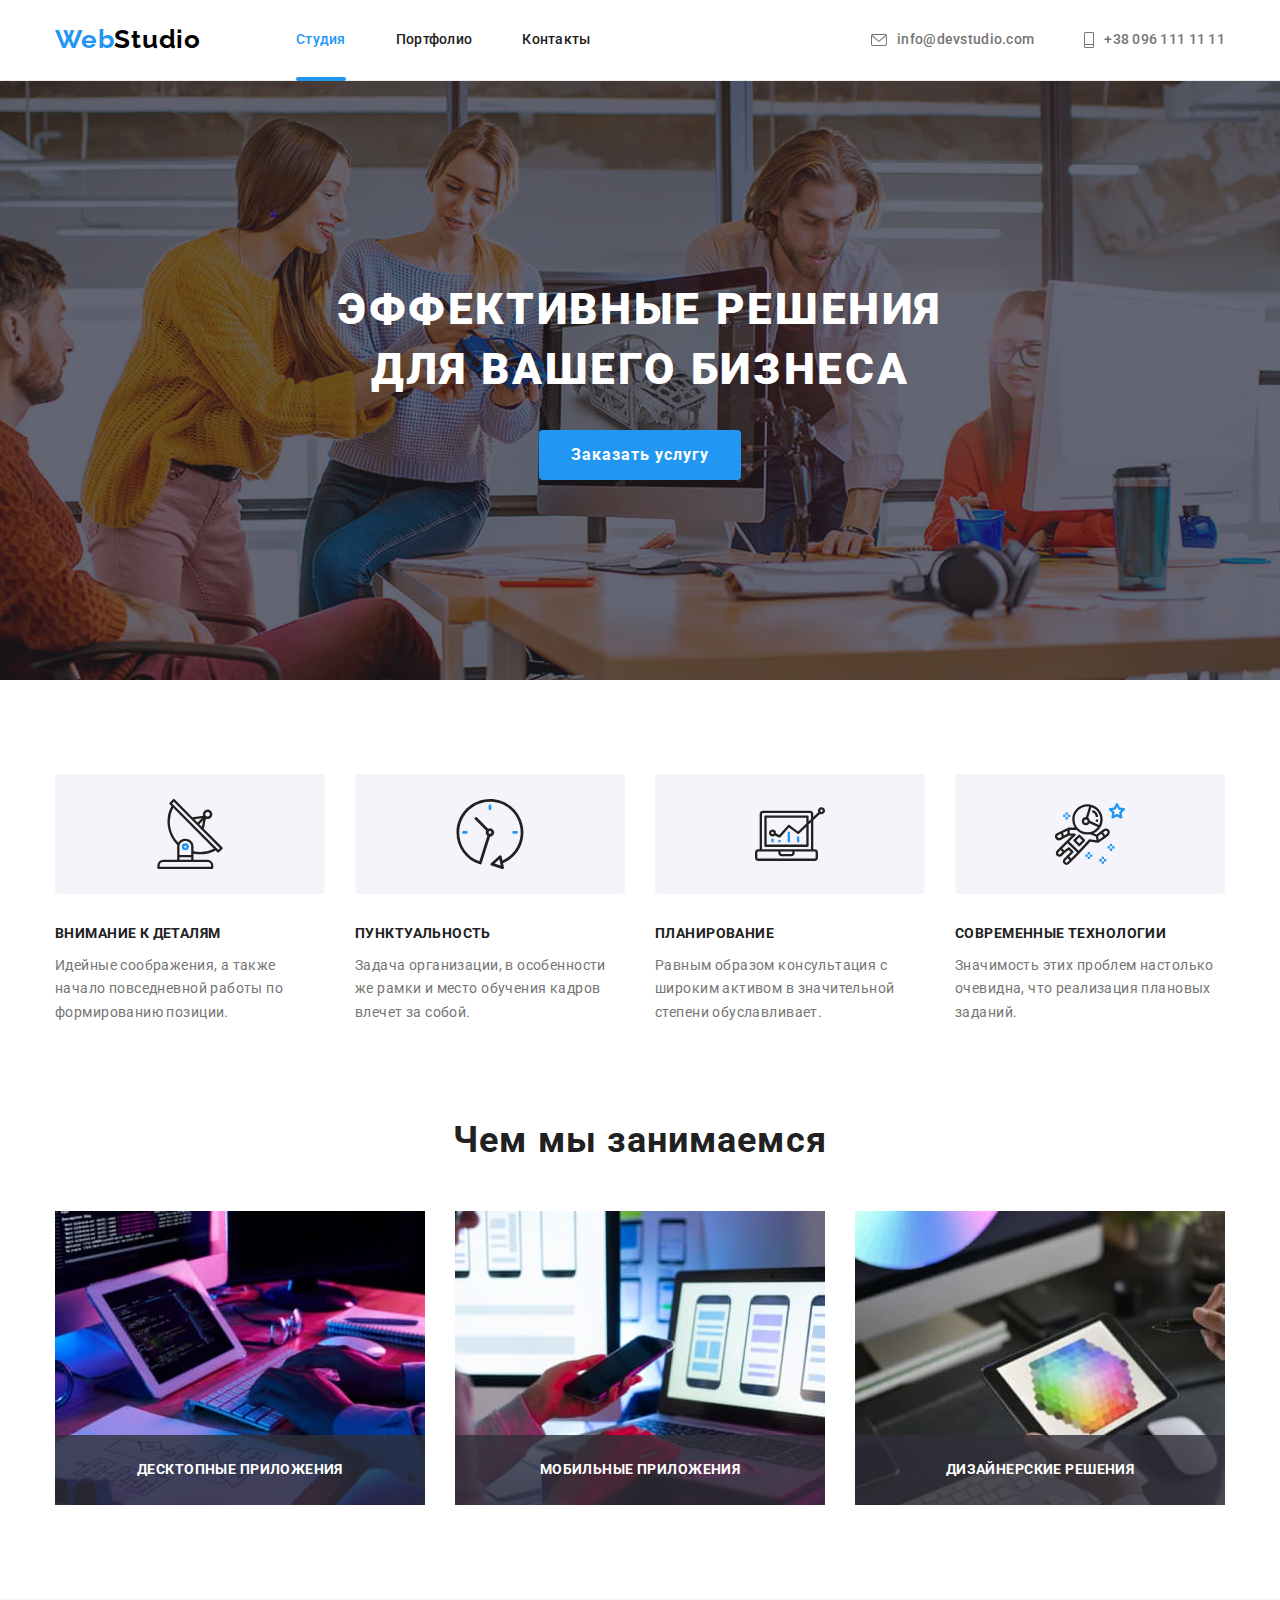
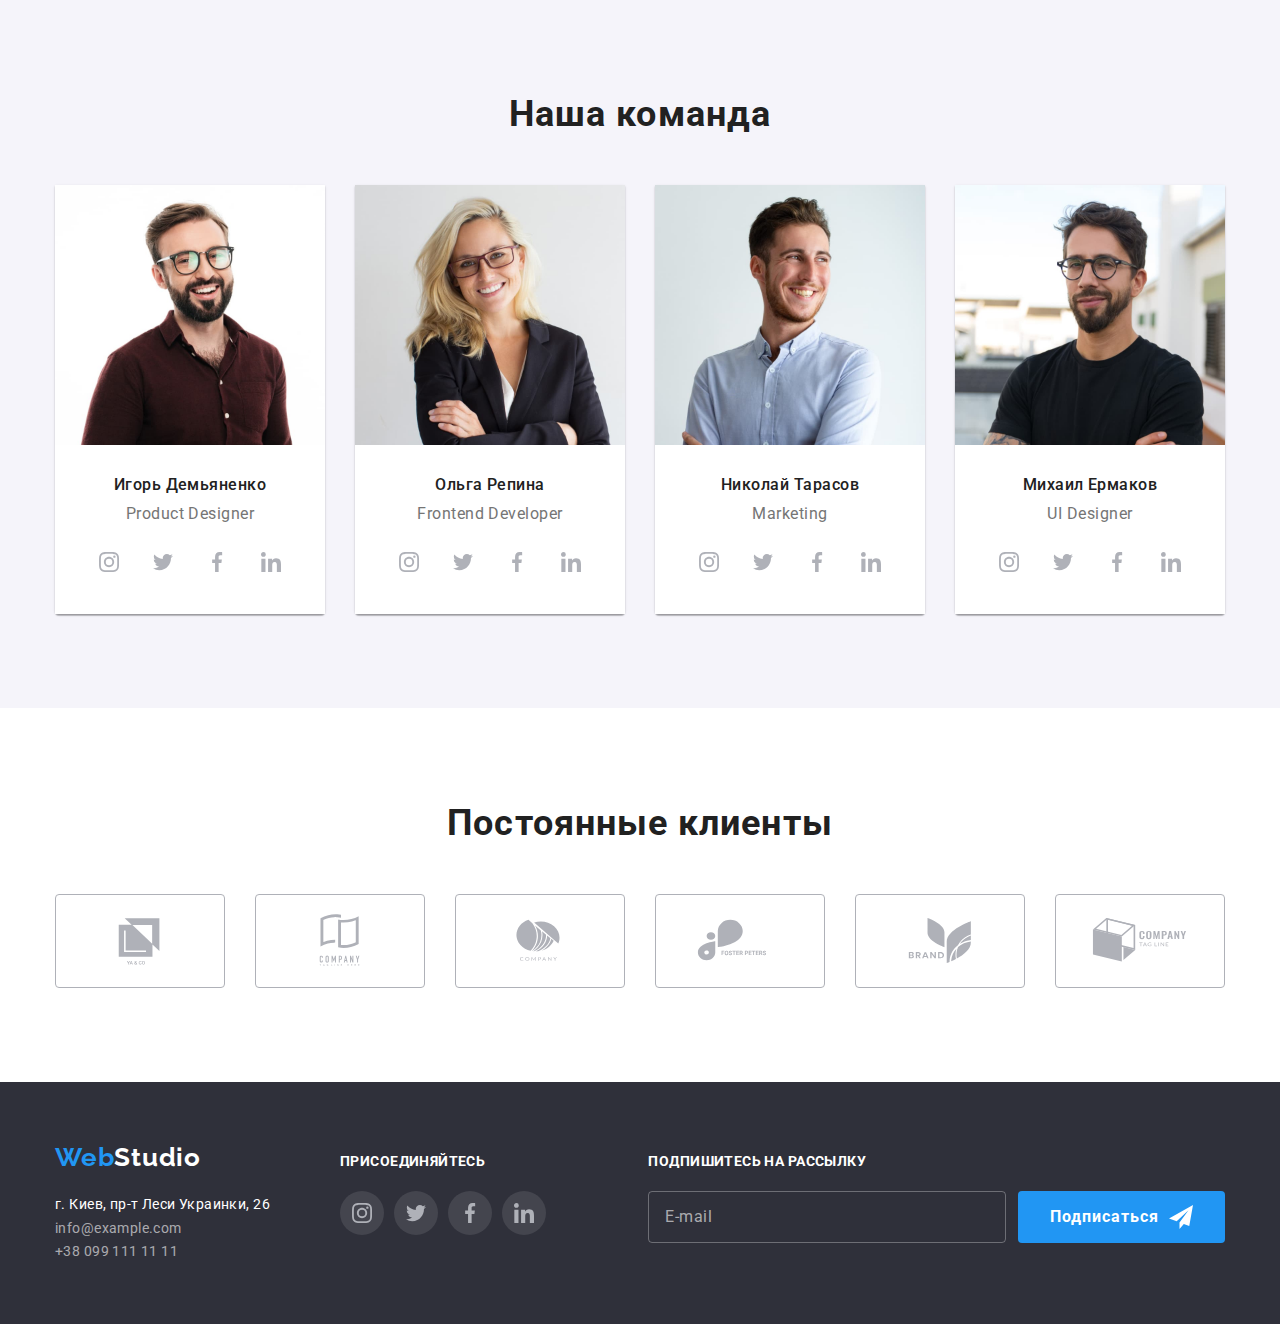
<file: index.html>
<!DOCTYPE html>
<html lang="ru">
  <head>
    <meta charset="UTF-8" />
    <meta http-equiv="X-UA-Compatible" content="IE=edge" />
    <meta name="viewport" content="width=device-width, initial-scale=1.0" />
    <link rel="preconnect" href="https://fonts.googleapis.com" />
    <link rel="preconnect" href="https://fonts.gstatic.com" crossorigin />
    <link
      href="https://fonts.googleapis.com/css2?family=Raleway:wght@700&family=Roboto:wght@400;500;700;900&display=swap"
      rel="stylesheet"
    />
    <link
      rel="stylesheet"
      href="https://cdnjs.cloudflare.com/ajax/libs/modern-normalize/1.1.0/modern-normalize.min.css"
    />
    <link rel="stylesheet" href="./css/main.min.css" />
    <title>WebStudio</title>
  </head>
  <body>
    <!-- Хедер -->
    <header class="header">
      <div class="header__container container">
        <!-- Головне меню -->
        <nav class="header__navigation">
          <!-- Логотип хедера -->
          <a href="index.html" class="logo logo__header" lang="en">
            Web<span class="logo__dark">Studio</span>
          </a>
          <!-- Навігація по сайту -->
          <ul class="site-nav">
            <li class="site-nav__item">
              <a class="site-nav__link site-nav__link--current" href="./index.html">Студия</a>
            </li>
            <li class="site-nav__item">
              <a class="site-nav__link" href="portfolio.html">Портфолио</a>
            </li>
            <li class="site-nav__item">
              <a class="site-nav__link" href="">Контакты</a>
            </li>
          </ul>
        </nav>
        <!-- Контакти хедера -->
        <ul class="header-contacts">
          <li class="header-contacts__item">
            <a class="header-contacts__link" href="mailto:info@devstudio.com">
              <svg class="header-contacts__icon" width="16" height="12">
                <use href="./images/icons/sprite.svg#icon-envelope"></use>
              </svg>
              info@devstudio.com
            </a>
          </li>
          <li class="header-contacts__item">
            <a class="header-contacts__link link" href="tel:+380961111111">
              <svg class="header-contacts__icon" width="10" height="16">
                <use href="./images/icons/sprite.svg#icon-smartphone"></use>
              </svg>
              +38 096 111 11 11
            </a>
          </li>
        </ul>
      </div>
    </header>

    <!-- Основний контент сторінки -->
    <main>
      <!-- Секція Герой -->
      <section class="hero">
        <div class="container">
          <h1 class="hero__title">Эффективные решения <br />для вашего бизнеса</h1>
          <button class="button button--hero" type="button" data-modal-open>Заказать услугу</button>
        </div>
      </section>

      <!-- Секція Переваги -->
      <section class="section">
        <div class="container">
          <!-- Прихований заголовок секції -->
          <h2 class="visually-hidden">Про нас</h2>
          <ul class="benefits">
            <li class="benefits__item">
              <div class="benefits__box">
                <svg class="benefits__icon" width="70" height="70">
                  <use href="./images/icons/sprite.svg#icon-antenna"></use>
                </svg>
              </div>
              <h3 class="benefits__title">Внимание к деталям</h3>
              <p class="benefits__description">
                Идейные соображения, а также начало повседневной работы по формированию позиции.
              </p>
            </li>
            <li class="benefits__item">
              <div class="benefits__box">
                <svg class="benefits__icon" width="70" height="70">
                  <use href="./images/icons/sprite.svg#icon-clock"></use>
                </svg>
              </div>
              <h3 class="benefits__title">Пунктуальность</h3>
              <p class="benefits__description">
                Задача организации, в особенности же рамки и место обучения кадров влечет за собой.
              </p>
            </li>
            <li class="benefits__item">
              <div class="benefits__box">
                <svg class="benefits__icon" width="70" height="70">
                  <use href="./images/icons/sprite.svg#icon-diagram"></use>
                </svg>
              </div>
              <h3 class="benefits__title">Планирование</h3>
              <p class="benefits__description">
                Равным образом консультация с широким активом в значительной степени обуславливает.
              </p>
            </li>
            <li class="benefits__item">
              <div class="benefits__box">
                <svg class="benefits__icon" width="70" height="70">
                  <use href="./images/icons/sprite.svg#icon-astronaut"></use>
                </svg>
              </div>
              <h3 class="benefits__title">Современные технологии</h3>
              <p class="benefits__description">
                Значимость этих проблем настолько очевидна, что реализация плановых заданий.
              </p>
            </li>
          </ul>
        </div>
      </section>

      <!-- Секція Робота -->
      <section class="section section--no-padding-top">
        <div class="container">
          <h2 class="section__title">Чем мы занимаемся</h2>
          <ul class="work">
            <li class="work__item">
              <div class="work__thumb">
                <a class="work__link" href="">
                  <img
                    class="work__img"
                    src="./images/box/box-1.jpg"
                    alt="Разработка сайтов"
                    width="370"
                  />
                </a>
                <p class="work__description">Десктопные приложения</p>
              </div>
            </li>
            <li class="work__item">
              <div class="work__thumb">
                <a class="work__link" href="">
                  <img class="work__img" src="./images/box/box-2.jpg" alt="Поддержка" width="370" />
                </a>
                <p class="work__description">Мобильные приложения</p>
              </div>
            </li>
            <li class="work__item">
              <div class="work__thumb">
                <a class="work__link" href="">
                  <img class="work__img" src="./images/box/box-3.jpg" alt="Дизайн" width="370" />
                </a>
                <p class="work__description">Дизайнерские решения</p>
              </div>
            </li>
          </ul>
        </div>
      </section>

      <!-- Секція Наша команда -->
      <section class="section section--other-background">
        <div class="container">
          <h2 class="section__title">Наша команда</h2>
          <ul class="team">
            <li class="team__item">
              <img
                class="team__img"
                src="./images/team/team-card-1.jpg"
                alt="Product Designer"
                width="270"
              />
              <div class="team__description">
                <h3 class="team__title">Игорь Демьяненко</h3>
                <p class="team__text" lang="en">Product Designer</p>
                <ul class="social">
                  <li class="social__item">
                    <a
                      class="social__link link"
                      href=""
                      target="_blank"
                      rel="noopener noreferrer"
                      aria-label="Иконка Instagram"
                    >
                      <svg class="social__icon" width="20" height="20">
                        <use href="./images/icons/sprite.svg#icon-instagram"></use>
                      </svg>
                    </a>
                  </li>
                  <li class="social__item">
                    <a
                      class="social__link link"
                      href=""
                      target="_blank"
                      rel="noopener noreferrer"
                      aria-label="Иконка Twitter"
                    >
                      <svg class="social__icon" width="20" height="20">
                        <use href="./images/icons/sprite.svg#icon-twitter"></use>
                      </svg>
                    </a>
                  </li>
                  <li class="social__item">
                    <a
                      class="social__link link"
                      href=""
                      target="_blank"
                      rel="noopener noreferrer"
                      aria-label="Иконка Facebook"
                    >
                      <svg class="social__icon" width="20" height="20">
                        <use href="./images/icons/sprite.svg#icon-facebook"></use>
                      </svg>
                    </a>
                  </li>
                  <li class="social__item">
                    <a
                      class="social__link link"
                      href=""
                      target="_blank"
                      rel="noopener noreferrer"
                      aria-label="Иконка Linkedin"
                    >
                      <svg class="social__icon" width="20" height="20">
                        <use href="./images/icons/sprite.svg#icon-linkedin"></use>
                      </svg>
                    </a>
                  </li>
                </ul>
              </div>
            </li>
            <li class="team__item">
              <img
                class="team__img"
                src="./images/team/team-card-2.jpg"
                alt="Frontend Developer"
                width="270"
              />
              <div class="team__description">
                <h3 class="team__title">Ольга Репина</h3>
                <p class="team__text" lang="en">Frontend Developer</p>
                <ul class="social">
                  <li class="social__item">
                    <a
                      class="social__link link"
                      href=""
                      target="_blank"
                      rel="noopener noreferrer"
                      aria-label="Иконка Instagram"
                    >
                      <svg class="social__icon" width="20" height="20">
                        <use href="./images/icons/sprite.svg#icon-instagram"></use>
                      </svg>
                    </a>
                  </li>
                  <li class="social__item">
                    <a
                      class="social__link link"
                      href=""
                      target="_blank"
                      rel="noopener noreferrer"
                      aria-label="Иконка Twitter"
                    >
                      <svg class="social__icon" width="20" height="20">
                        <use href="./images/icons/sprite.svg#icon-twitter"></use>
                      </svg>
                    </a>
                  </li>
                  <li class="social__item">
                    <a
                      class="social__link link"
                      href=""
                      target="_blank"
                      rel="noopener noreferrer"
                      aria-label="Иконка Facebook"
                    >
                      <svg class="social__icon" width="20" height="20">
                        <use href="./images/icons/sprite.svg#icon-facebook"></use>
                      </svg>
                    </a>
                  </li>
                  <li class="social__item">
                    <a
                      class="social__link link"
                      href=""
                      target="_blank"
                      rel="noopener noreferrer"
                      aria-label="Иконка Linkedin"
                    >
                      <svg class="social__icon" width="20" height="20">
                        <use href="./images/icons/sprite.svg#icon-linkedin"></use>
                      </svg>
                    </a>
                  </li>
                </ul>
              </div>
            </li>
            <li class="team__item">
              <img
                class="team__img"
                src="./images/team/team-card-3.jpg"
                alt="Marketing"
                width="270"
              />
              <div class="team__description">
                <h3 class="team__title">Николай Тарасов</h3>
                <p class="team__text" lang="en">Marketing</p>
                <ul class="social">
                  <li class="social__item">
                    <a
                      class="social__link link"
                      href=""
                      target="_blank"
                      rel="noopener noreferrer"
                      aria-label="Иконка Instagram"
                    >
                      <svg class="social__icon" width="20" height="20">
                        <use href="./images/icons/sprite.svg#icon-instagram"></use>
                      </svg>
                    </a>
                  </li>
                  <li class="social__item">
                    <a
                      class="social__link link"
                      href=""
                      target="_blank"
                      rel="noopener noreferrer"
                      aria-label="Иконка Twitter"
                    >
                      <svg class="social__icon" width="20" height="20">
                        <use href="./images/icons/sprite.svg#icon-twitter"></use>
                      </svg>
                    </a>
                  </li>
                  <li class="social__item">
                    <a
                      class="social__link link"
                      href=""
                      target="_blank"
                      rel="noopener noreferrer"
                      aria-label="Иконка Facebook"
                    >
                      <svg class="social__icon" width="20" height="20">
                        <use href="./images/icons/sprite.svg#icon-facebook"></use>
                      </svg>
                    </a>
                  </li>
                  <li class="social__item">
                    <a
                      class="social__link link"
                      href=""
                      target="_blank"
                      rel="noopener noreferrer"
                      aria-label="Иконка Linkedin"
                    >
                      <svg class="social__icon" width="20" height="20">
                        <use href="./images/icons/sprite.svg#icon-linkedin"></use>
                      </svg>
                    </a>
                  </li>
                </ul>
              </div>
            </li>
            <li class="team__item">
              <img
                class="team__img"
                src="./images/team/team-card-4.jpg"
                alt="UI Designer"
                width="270"
              />
              <div class="team__description">
                <h3 class="team__title">Михаил Ермаков</h3>
                <p class="team__text" lang="en">UI Designer</p>
                <ul class="social">
                  <li class="social__item">
                    <a
                      class="social__link link"
                      href=""
                      target="_blank"
                      rel="noopener noreferrer"
                      aria-label="Иконка Instagram"
                    >
                      <svg class="social__icon" width="20" height="20">
                        <use href="./images/icons/sprite.svg#icon-instagram"></use>
                      </svg>
                    </a>
                  </li>
                  <li class="social__item">
                    <a
                      class="social__link link"
                      href=""
                      target="_blank"
                      rel="noopener noreferrer"
                      aria-label="Иконка Twitter"
                    >
                      <svg class="social__icon" width="20" height="20">
                        <use href="./images/icons/sprite.svg#icon-twitter"></use>
                      </svg>
                    </a>
                  </li>
                  <li class="social__item">
                    <a
                      class="social__link link"
                      href=""
                      target="_blank"
                      rel="noopener noreferrer"
                      aria-label="Иконка Facebook"
                    >
                      <svg class="social__icon" width="20" height="20">
                        <use href="./images/icons/sprite.svg#icon-facebook"></use>
                      </svg>
                    </a>
                  </li>
                  <li class="social__item">
                    <a
                      class="social__link link"
                      href=""
                      target="_blank"
                      rel="noopener noreferrer"
                      aria-label="Иконка Linkedin"
                    >
                      <svg class="social__icon" width="20" height="20">
                        <use href="./images/icons/sprite.svg#icon-linkedin"></use>
                      </svg>
                    </a>
                  </li>
                </ul>
              </div>
            </li>
          </ul>
        </div>
      </section>

      <!-- Секція Постійні клієнти -->
      <section class="section">
        <div class="container">
          <h2 class="section__title">Постоянные клиенты</h2>
          <ul class="customers">
            <li class="customers__item">
              <a href="" class="customers__link">
                <svg class="customers__icon" width="106" height="60">
                  <use xlink:href="./images/icons/sprite.svg#icon-client-1"></use>
                </svg>
              </a>
            </li>
            <li class="customers__item">
              <a href="" class="customers__link">
                <svg class="customers__icon" width="106" height="60">
                  <use xlink:href="./images/icons/sprite.svg#icon-client-2"></use>
                </svg>
              </a>
            </li>
            <li class="customers__item">
              <a href="" class="customers__link">
                <svg class="customers__icon" width="106" height="60">
                  <use xlink:href="./images/icons/sprite.svg#icon-client-3"></use>
                </svg>
              </a>
            </li>
            <li class="customers__item">
              <a href="" class="customers__link">
                <svg class="customers__icon" width="106" height="60">
                  <use xlink:href="./images/icons/sprite.svg#icon-client-4"></use>
                </svg>
              </a>
            </li>
            <li class="customers__item">
              <a href="" class="customers__link">
                <svg class="customers__icon" width="106" height="60">
                  <use xlink:href="./images/icons/sprite.svg#icon-client-5"></use>
                </svg>
              </a>
            </li>
            <li class="customers__item">
              <a href="" class="customers__link">
                <svg class="customers__icon" width="106" height="60">
                  <use xlink:href="./images/icons/sprite.svg#icon-client-6"></use>
                </svg>
              </a>
            </li>
          </ul>
        </div>
      </section>
    </main>

    <!--Footer-->
    <footer class="footer">
      <div class="container">
        <div class="footer__box">
          <div class="address-box">
            <a href="index.html" class="logo footer--logo" lang="en">
              Web<span class="logo__light">Studio</span>
            </a>
            <address class="address">
              <ul class="address__list">
                <li class="address__item">
                  <a
                    class="address__link address__link--white link"
                    href="https://goo.gl/maps/Cqgj4mE8dXXuhMne9"
                    target="_blank"
                    rel="noreferrer, noopener"
                    >г. Киев, пр-т Леси Украинки, 26</a
                  >
                </li>
                <li class="address__item">
                  <a class="address__link link" href="mailto:info@example.com">info@example.com</a>
                </li>
                <li class="address__item">
                  <a class="address__link link" href="tel:+380991111111">+38 099 111 11 11</a>
                </li>
              </ul>
            </address>
          </div>
          <div class="join">
            <p class="join__title">Присоединяйтесь</p>
            <ul class="social social--join">
              <li class="social__item">
                <a
                  class="social__link social__link--footer link"
                  href=""
                  target="_blank"
                  rel="noopener noreferrer"
                  aria-label="Иконка Instagram"
                >
                  <svg class="social__icon" width="20" height="20">
                    <use href="./images/icons/sprite.svg#icon-instagram"></use>
                  </svg>
                </a>
              </li>
              <li class="social__item">
                <a
                  class="social__link social__link--footer link"
                  href=""
                  target="_blank"
                  rel="noopener noreferrer"
                  aria-label="Иконка Twitter"
                >
                  <svg class="social__icon" width="20" height="20">
                    <use href="./images/icons/sprite.svg#icon-twitter"></use>
                  </svg>
                </a>
              </li>
              <li class="social__item">
                <a
                  class="social__link social__link--footer link"
                  href=""
                  target="_blank"
                  rel="noopener noreferrer"
                  aria-label="Иконка Facebook"
                >
                  <svg class="social__icon" width="20" height="20">
                    <use href="./images/icons/sprite.svg#icon-facebook"></use>
                  </svg>
                </a>
              </li>
              <li class="social__item">
                <a
                  class="social__link social__link--footer link"
                  href=""
                  target="_blank"
                  rel="noopener noreferrer"
                  aria-label="Иконка Linkedin"
                >
                  <svg class="social__icon" width="20" height="20">
                    <use href="./images/icons/sprite.svg#icon-linkedin"></use>
                  </svg>
                </a>
              </li>
            </ul>
          </div>
          <form class="footer-form">
            <b class="join__title">Подпишитесь на рассылку</b>
            <div class="subscribe">
              <label class="footer-form__label">
                <input name="email" type="email" class="footer-form__input" placeholder="E-mail" />
              </label>
              <button type="submit" class="button">
                Подписаться
                <svg class="submit-icon" width="24" height="24">
                  <use xlink:href="./images/icons/sprite.svg#icon-send"></use>
                </svg>
              </button>
            </div>
          </form>
        </div>
      </div>
    </footer>
    <div class="backdrop is-hidden" data-modal>
      <div class="modal">
        <form class="form">
          <b class="form__title">Оставьте свои данные, мы вам перезвоним</b>
          <div class="form__field">
            <label class="label">
              <span class="label__title">Имя</span>
              <input class="label__input" name="name" type="text" />
              <svg class="label__icon" width="18" height="18">
                <use xlink:href="./images/icons/sprite.svg#icon-person"></use>
              </svg>
            </label>
            <label class="label">
              <span class="label__title">Телефон</span>
              <input class="label__input" name="phone" type="tel" />
              <svg class="label__icon" width="18" height="18">
                <use xlink:href="./images/icons/sprite.svg#icon-phone"></use>
              </svg>
            </label>
            <label class="label">
              <span class="label__title">Почта</span>
              <input class="label__input" name="email" type="email" />
              <svg class="label__icon" width="18" height="18">
                <use xlink:href="./images/icons/sprite.svg#icon-email"></use>
              </svg>
            </label>
            <label class="label comment-area">
              <span class="label__title">Комментарий</span>
              <textarea
                class="label__comment"
                name="comment"
                placeholder="Введите текст"
              ></textarea>
            </label>
          </div>
          <div class="agreement">
            <label class="agreement__label">
              <input class="agreement__input visually-hidden" name="agree" type="checkbox" />
              <span class="custom-check">
                <svg class="custom-check__img" width="16" height="15">
                  <use xlink:href="./images/icons/sprite.svg#icon-checked"></use>
                </svg>
              </span>
              <span class="agreement__description">Соглашаюсь с рассылкой и принимаю</span>
              <a class="agreement__link" href=""> Условия договора</a>
            </label>
          </div>
          <button class="button button--agreement" type="submit">Отправить</button>
        </form>
        <button class="modal-close" data-modal-close>
          <svg class="modal-close__icon" width="11" height="11">
            <use xlink:href="./images/icons/sprite.svg#icon-close"></use>
          </svg>
        </button>
      </div>
    </div>
    <script src="./js/modal.js"></script>
  </body>
</html>
</file>
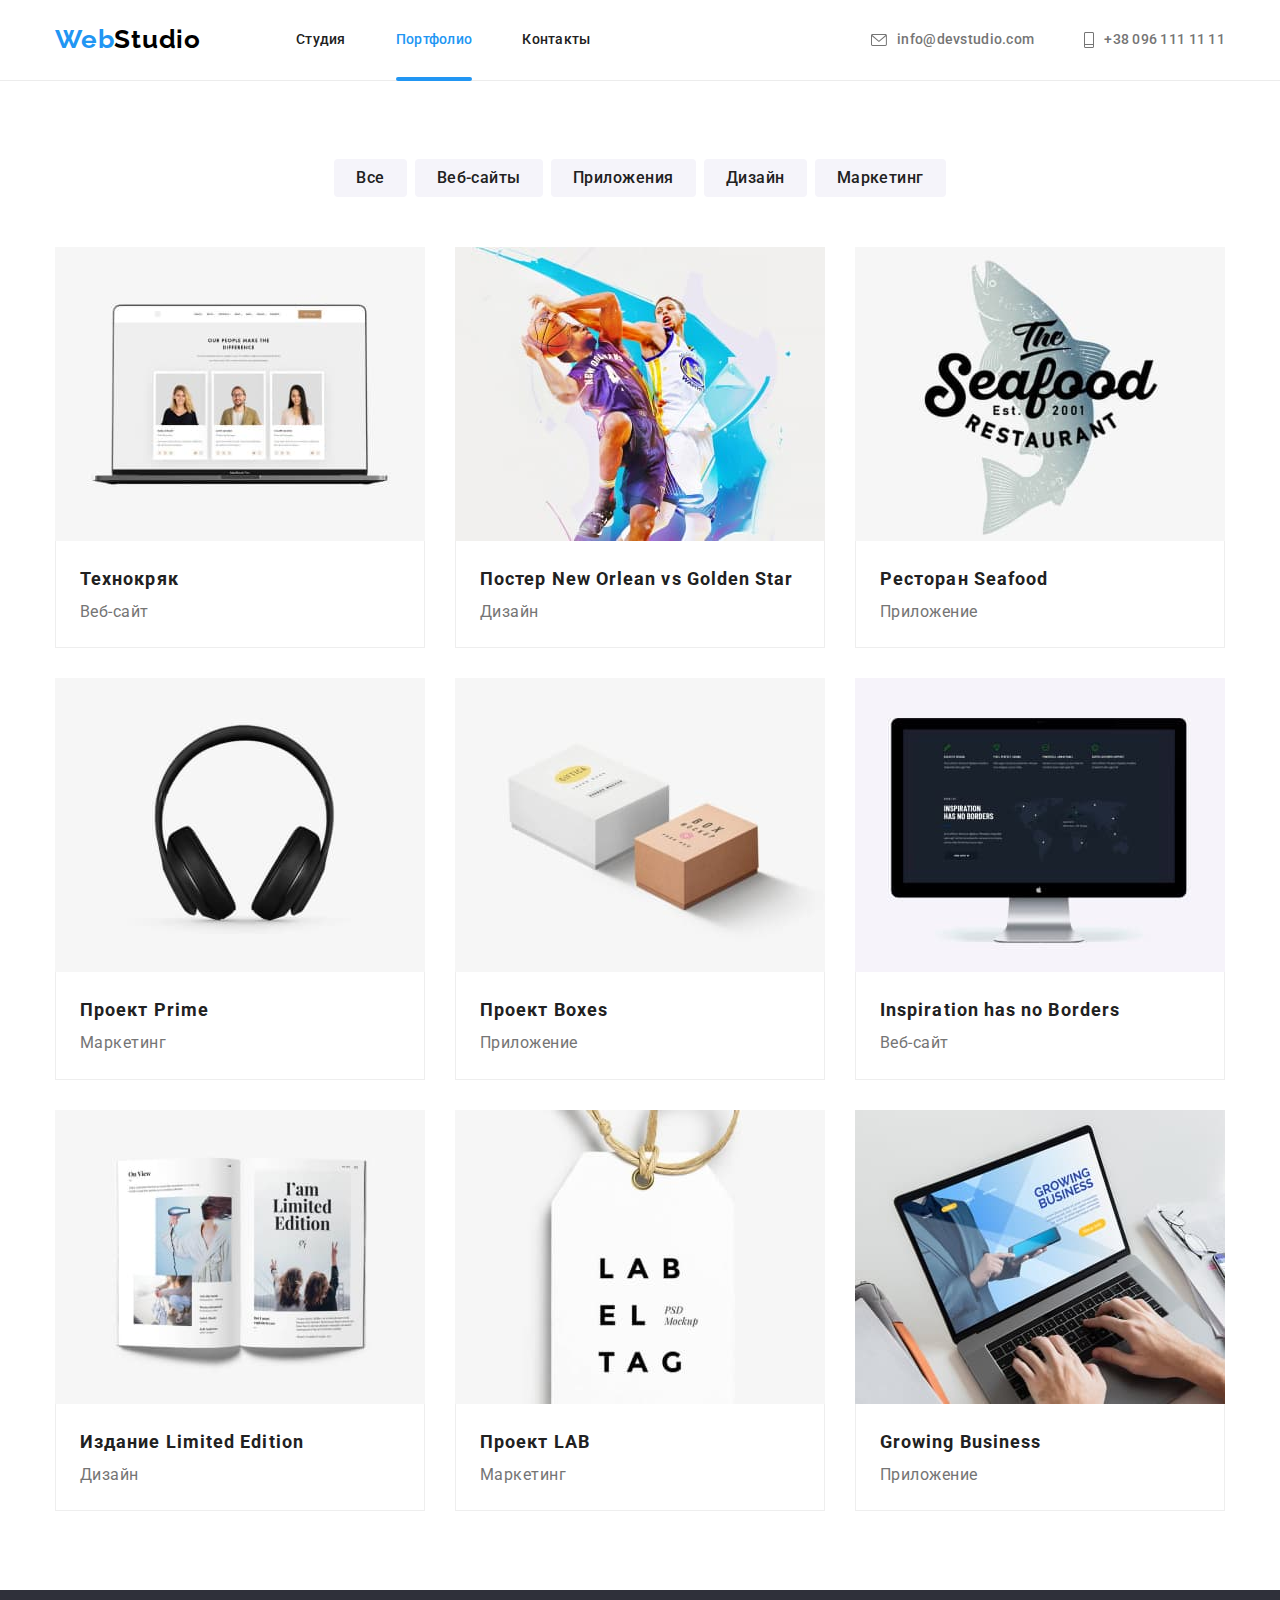
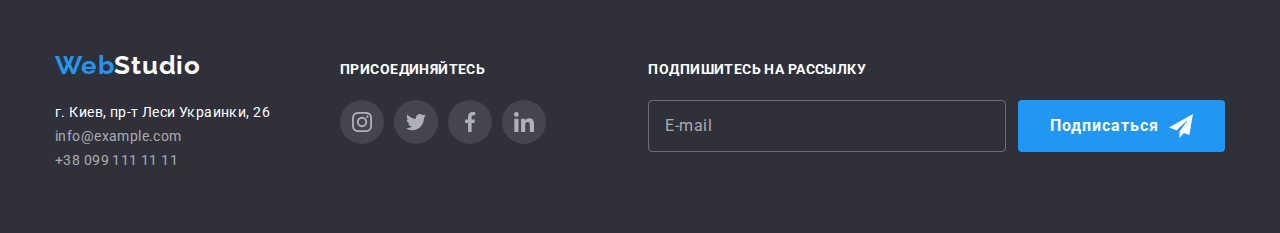
<file: portfolio.html>
<!DOCTYPE html>
<html lang="en">
  <head>
    <meta charset="UTF-8" />
    <meta http-equiv="X-UA-Compatible" content="IE=edge" />
    <meta name="viewport" content="width=device-width, initial-scale=1.0" />
    <link rel="preconnect" href="https://fonts.googleapis.com" />
    <link rel="preconnect" href="https://fonts.gstatic.com" crossorigin />
    <link
      href="https://fonts.googleapis.com/css2?family=Raleway:wght@700&family=Roboto:wght@400;500;700;900&display=swap"
      rel="stylesheet"
    />
    <link
      rel="stylesheet"
      href="https://cdnjs.cloudflare.com/ajax/libs/modern-normalize/1.1.0/modern-normalize.min.css"
    />
    <link rel="stylesheet" href="./css/main.min.css" />
    <title>Portfolio</title>
  </head>
  <body>
    <!--Хедер-->
    <header class="header">
      <div class="header__container container">
        <!-- Головне меню -->
        <nav class="header__navigation">
          <!-- Логотип хедера -->
          <a href="index.html" class="logo logo__header" lang="en">
            Web<span class="logo__dark">Studio</span>
          </a>
          <!-- Навігація по сайту -->
          <ul class="site-nav">
            <li class="site-nav__item">
              <a class="site-nav__link" href="./index.html">Студия</a>
            </li>
            <li class="site-nav__item">
              <a class="site-nav__link site-nav__link--current" href="portfolio.html">Портфолио</a>
            </li>
            <li class="site-nav__item">
              <a class="site-nav__link" href="">Контакты</a>
            </li>
          </ul>
        </nav>
        <!-- Контакти хедера -->
        <ul class="header-contacts">
          <li class="header-contacts__item">
            <a class="header-contacts__link" href="mailto:info@devstudio.com">
              <svg class="header-contacts__icon" width="16" height="12">
                <use href="./images/icons/sprite.svg#icon-envelope"></use>
              </svg>
              info@devstudio.com
            </a>
          </li>
          <li class="header-contacts__item">
            <a class="header-contacts__link link" href="tel:+380961111111">
              <svg class="header-contacts__icon" width="10" height="16">
                <use href="./images/icons/sprite.svg#icon-smartphone"></use>
              </svg>
              +38 096 111 11 11
            </a>
          </li>
        </ul>
      </div>
    </header>
    <main>
      <section class="product section">
        <div class="container">
          <!-- Прихований заголовок секції -->
          <h1 class="visually-hidden">Портфолио</h1>
          <!--Фільтр-->
          <ul class="filter">
            <li class="filter__item">
              <button class="filter__button" type="button">Все</button>
            </li>
            <li class="filter__item">
              <button class="filter__button" type="button">Веб-сайты</button>
            </li>
            <li class="filter__item">
              <button class="filter__button" type="button">Приложения</button>
            </li>
            <li class="filter__item">
              <button class="filter__button" type="button">Дизайн</button>
            </li>
            <li class="filter__item">
              <button class="filter__button" type="button">Маркетинг</button>
            </li>
          </ul>
          <!--Продукти-->
          <ul class="product">
            <li class="product__item">
              <a href="" class="product__link">
                <div class="product__thumb">
                  <img
                    class="product__img"
                    src="./images/portfolio/img-1.jpg"
                    alt="Веб-сайт"
                    width="370"
                  />
                  <div class="product__overlay">
                    <p class="product__text">
                      Ресурс предлагает комплексные предложения с разным уровнем функционала и
                      сервисов. Все это позволит посетителю получить исчерпывающие сведения о
                      компании или частном лице.
                    </p>
                  </div>
                </div>
                <div class="product__border">
                  <h2 class="product__title">Технокряк</h2>
                  <p class="product__description">Веб-сайт</p>
                </div>
              </a>
            </li>
            <li class="product__item">
              <a href="" class="product__link">
                <div class="product__thumb">
                  <img
                    class="product__img"
                    src="./images/portfolio/img-2.jpg"
                    alt="Дизайн"
                    width="370"
                  />
                  <div class="product__overlay">
                    <p class="product__text">
                      Ресурс предлагает комплексные предложения с разным уровнем функционала и
                      сервисов. Все это позволит посетителю получить исчерпывающие сведения о
                      компании или частном лице.
                    </p>
                  </div>
                </div>
                <div class="product__border">
                  <h2 class="product__title">Постер New Orlean vs Golden Star</h2>
                  <p class="product__description">Дизайн</p>
                </div>
              </a>
            </li>
            <li class="product__item">
              <a href="" class="product__link">
                <div class="product__thumb">
                  <img
                    class="product__img"
                    src="./images/portfolio/img-3.jpg"
                    alt="Приложение"
                    width="370"
                  />
                  <div class="product__overlay">
                    <p class="product__text">
                      Ресурс предлагает комплексные предложения с разным уровнем функционала и
                      сервисов. Все это позволит посетителю получить исчерпывающие сведения о
                      компании или частном лице.
                    </p>
                  </div>
                </div>
                <div class="product__border">
                  <h2 class="product__title">Ресторан Seafood</h2>
                  <p class="product__description">Приложение</p>
                </div>
              </a>
            </li>
            <li class="product__item">
              <a href="" class="product__link">
                <div class="product__thumb">
                  <img
                    class="product__img"
                    src="./images/portfolio/img-4.jpg"
                    alt="Маркетинг"
                    width="370"
                  />
                  <div class="product__overlay">
                    <p class="product__text">
                      Ресурс предлагает комплексные предложения с разным уровнем функционала и
                      сервисов. Все это позволит посетителю получить исчерпывающие сведения о
                      компании или частном лице.
                    </p>
                  </div>
                </div>
                <div class="product__border">
                  <h2 class="product__title">Проект Prime</h2>
                  <p class="product__description">Маркетинг</p>
                </div>
              </a>
            </li>
            <li class="product__item">
              <a href="" class="product__link">
                <div class="product__thumb">
                  <img
                    class="product__img"
                    src="./images/portfolio/img-5.jpg"
                    alt="Приложение"
                    width="370"
                  />
                  <div class="product__overlay">
                    <p class="product__text">
                      Ресурс предлагает комплексные предложения с разным уровнем функционала и
                      сервисов. Все это позволит посетителю получить исчерпывающие сведения о
                      компании или частном лице.
                    </p>
                  </div>
                </div>
                <div class="product__border">
                  <h2 class="product__title">Проект Boxes</h2>
                  <p class="product__description">Приложение</p>
                </div>
              </a>
            </li>
            <li class="product__item">
              <a href="" class="product__link">
                <div class="product__thumb">
                  <img
                    class="product__img"
                    src="./images/portfolio/img-6.jpg"
                    alt="Веб-сайт"
                    width="370"
                  />
                  <div class="product__overlay">
                    <p class="product__text">
                      Ресурс предлагает комплексные предложения с разным уровнем функционала и
                      сервисов. Все это позволит посетителю получить исчерпывающие сведения о
                      компании или частном лице.
                    </p>
                  </div>
                </div>
                <div class="product__border">
                  <h2 class="product__title">Inspiration has no Borders</h2>
                  <p class="product__description">Веб-сайт</p>
                </div>
              </a>
            </li>
            <li class="product__item">
              <a href="" class="product__link">
                <div class="product__thumb">
                  <img
                    class="product__img"
                    src="./images/portfolio/img-7.jpg"
                    alt="Дизайн"
                    width="370"
                  />
                  <div class="product__overlay">
                    <p class="product__text">
                      Ресурс предлагает комплексные предложения с разным уровнем функционала и
                      сервисов. Все это позволит посетителю получить исчерпывающие сведения о
                      компании или частном лице.
                    </p>
                  </div>
                </div>
                <div class="product__border">
                  <h2 class="product__title">Издание Limited Edition</h2>
                  <p class="product__description">Дизайн</p>
                </div>
              </a>
            </li>
            <li class="product__item">
              <a href="" class="product__link link">
                <div class="product__thumb">
                  <img
                    class="product__img"
                    src="./images/portfolio/img-8.jpg"
                    alt="Маркетинг"
                    width="370"
                  />
                  <div class="product__overlay">
                    <p class="product__text">
                      Ресурс предлагает комплексные предложения с разным уровнем функционала и
                      сервисов. Все это позволит посетителю получить исчерпывающие сведения о
                      компании или частном лице.
                    </p>
                  </div>
                </div>
                <div class="product__border">
                  <h2 class="product__title">Проект LAB</h2>
                  <p class="product__description">Маркетинг</p>
                </div>
              </a>
            </li>
            <li class="product__item">
              <a href="" class="product__link">
                <div class="product__thumb">
                  <img
                    class="product__img"
                    src="./images/portfolio/img-9.jpg"
                    alt="Приложение"
                    width="370"
                  />
                  <div class="product__overlay">
                    <p class="product__text">
                      Ресурс предлагает комплексные предложения с разным уровнем функционала и
                      сервисов. Все это позволит посетителю получить исчерпывающие сведения о
                      компании или частном лице.
                    </p>
                  </div>
                </div>
                <div class="product__border">
                  <h2 class="product__title">Growing Business</h2>
                  <p class="product__description">Приложение</p>
                </div>
              </a>
            </li>
          </ul>
        </div>
      </section>
    </main>
    <!--Footer-->
    <footer class="footer">
      <div class="container">
        <div class="footer__box">
          <div class="address-box">
            <a href="index.html" class="logo footer--logo" lang="en">
              Web<span class="logo__light">Studio</span>
            </a>
            <address class="address">
              <ul class="address__list">
                <li class="address__item">
                  <a
                    class="address__link address__link--white link"
                    href="https://goo.gl/maps/Cqgj4mE8dXXuhMne9"
                    target="_blank"
                    rel="noreferrer, noopener"
                    >г. Киев, пр-т Леси Украинки, 26</a
                  >
                </li>
                <li class="address__item">
                  <a class="address__link link" href="mailto:info@example.com">info@example.com</a>
                </li>
                <li class="address__item">
                  <a class="address__link link" href="tel:+380991111111">+38 099 111 11 11</a>
                </li>
              </ul>
            </address>
          </div>
          <div class="join">
            <p class="join__title">Присоединяйтесь</p>
            <ul class="social social--join">
              <li class="social__item">
                <a
                  class="social__link social__link--footer link"
                  href=""
                  target="_blank"
                  rel="noopener noreferrer"
                  aria-label="Иконка Instagram"
                >
                  <svg class="social__icon" width="20" height="20">
                    <use href="./images/icons/sprite.svg#icon-instagram"></use>
                  </svg>
                </a>
              </li>
              <li class="social__item">
                <a
                  class="social__link social__link--footer link"
                  href=""
                  target="_blank"
                  rel="noopener noreferrer"
                  aria-label="Иконка Twitter"
                >
                  <svg class="social__icon" width="20" height="20">
                    <use href="./images/icons/sprite.svg#icon-twitter"></use>
                  </svg>
                </a>
              </li>
              <li class="social__item">
                <a
                  class="social__link social__link--footer link"
                  href=""
                  target="_blank"
                  rel="noopener noreferrer"
                  aria-label="Иконка Facebook"
                >
                  <svg class="social__icon" width="20" height="20">
                    <use href="./images/icons/sprite.svg#icon-facebook"></use>
                  </svg>
                </a>
              </li>
              <li class="social__item">
                <a
                  class="social__link social__link--footer link"
                  href=""
                  target="_blank"
                  rel="noopener noreferrer"
                  aria-label="Иконка Linkedin"
                >
                  <svg class="social__icon" width="20" height="20">
                    <use href="./images/icons/sprite.svg#icon-linkedin"></use>
                  </svg>
                </a>
              </li>
            </ul>
          </div>
          <form class="footer-form">
            <b class="join__title">Подпишитесь на рассылку</b>
            <div class="subscribe">
              <label class="footer-form__label">
                <input name="email" type="email" class="footer-form__input" placeholder="E-mail" />
              </label>
              <button type="submit" class="button">
                Подписаться
                <svg class="submit-icon" width="24" height="24">
                  <use xlink:href="./images/icons/sprite.svg#icon-send"></use>
                </svg>
              </button>
            </div>
          </form>
        </div>
      </div>
    </footer>
  </body>
</html>
</file>
<file: css/main.min.css>
.product,.filter,.address__list,.customers,.social,.team,.work,.benefits,.header-contacts,.site-nav{list-style:none}.product__link,.agreement__link,.address__link,.header-contacts__link,.site-nav__link{text-decoration:none}.header-contacts__link,.site-nav__link{display:flex;padding-top:32px;padding-bottom:32px;justify-content:center;align-items:center}body{color:#757575;font-family:"Roboto",sans-serif;font-size:14px;line-height:1.7;letter-spacing:.03em;padding-top:80px}h1,h2,h3,p,ul{margin:0}ul{padding-left:0}img{display:block;max-width:100%;height:auto}.container{width:1200px;padding-left:15px;padding-right:15px;margin-left:auto;margin-right:auto}.section{padding-top:94px;padding-bottom:94px}.section__title{display:block;font-weight:700;font-size:36px;line-height:1.17;letter-spacing:.03em;color:#757575;color:#212121;text-align:center;margin-top:0;margin-bottom:50px}.visually-hidden{position:absolute;width:1px;height:1px;margin:-1px;border:0;padding:0;clip:rect(0 0 0 0);overflow:hidden}.is-hidden{opacity:0;pointer-events:none}.button{font-weight:700;font-size:16px;line-height:1.9;letter-spacing:.06em;color:#fff;display:flex;align-items:center;justify-content:center;cursor:pointer;background-color:#2196f3;min-width:200px;padding:10px 32px;border:none;border-radius:4px}.button--hero{margin-left:auto;margin-right:auto}.logo{display:inline-block;color:#2196f3;font-family:"Raleway",sans-serif;font-weight:700;font-size:26px;line-height:1.2;letter-spacing:.03em;text-decoration:none}.logo__dark{color:#000}.logo__light{color:#fff}.logo__header{margin-right:95px;padding-top:24px;padding-bottom:25px}.header{position:fixed;top:0;left:0;z-index:10;background-color:#fff;border-bottom:solid 1px #ececec;width:100%}.header__container{display:flex;align-items:center}.header__navigation{display:flex}.site-nav{display:flex}.site-nav__item:not(:last-child){display:block;margin-right:50px}.site-nav__link{position:relative;font-weight:500;font-size:14px;line-height:1.14;letter-spacing:.02em;color:#212121;transition-property:color;transition-duration:250ms;transition-timing-function:cubic-bezier(0.4, 0, 0.2, 1)}.site-nav__link:hover,.site-nav__link:focus{color:#2196f3}.site-nav__link--current{color:#2196f3}.site-nav__link::after{content:"";display:block;width:100%;height:4px;border-radius:2px;background-color:#2196f3;position:absolute;bottom:-1px;left:0;transform:scaleX(0);transition-property:transform;transition-duration:250ms;transition-timing-function:cubic-bezier(0.4, 0, 0.2, 1)}.site-nav__link:hover::after,.site-nav__link:focus::after{transform:scaleX(1)}.site-nav__link--current::after{transform:scaleX(1)}.header-contacts{display:flex;margin-left:auto}.header-contacts__item:not(:last-child){margin-right:50px}.header-contacts__link{font-weight:500;font-size:14px;line-height:1.14;letter-spacing:.02em;color:inherit;transition-property:color;transition-duration:250ms;transition-timing-function:cubic-bezier(0.4, 0, 0.2, 1)}.header-contacts__link:hover,.header-contacts__link:focus{color:#2196f3}.header-contacts__icon{fill:currentColor;margin-right:10px}.hero{max-width:1600px;height:600px;margin-left:auto;margin-right:auto;padding-top:200px;padding-bottom:200px;background-image:linear-gradient(to right, rgba(47, 48, 58, 0.4), rgba(47, 48, 58, 0.4)),url("../images/bg-img/bg-image.jpg");background-repeat:no-repeat;background-size:cover;background-position:center}.hero__title{font-weight:900;font-size:44px;line-height:1.36;letter-spacing:.06em;color:#fff;text-align:center;text-transform:uppercase;margin-top:0;margin-bottom:30px;display:block}.benefits{display:flex;gap:30px}.benefits__item{flex-basis:25%}.benefits__box{display:flex;width:100%;height:120px;background:#f5f4fa;border-radius:4px;justify-content:center;align-items:center;margin-bottom:30px}.benefits__icon{align-items:center}.benefits__title{font-weight:700;font-size:14px;line-height:1.4;letter-spacing:.03;color:#212121;text-transform:uppercase;margin-bottom:10px}.section--no-padding-top{padding-top:0}.work{display:flex;gap:30px}.work__item{flex-basis:33.3333333333%}.work__thumb{position:relative}.work__description{display:flex;width:100%;height:70px;justify-content:center;align-items:center;background-color:rgba(47,48,58,.8);font-weight:700;font-size:14px;line-height:1.4;letter-spacing:.03;color:#fff;text-transform:uppercase;position:absolute;bottom:0;left:0;pointer-events:none}.section--other-background{background-color:#f5f4fa}.team{display:flex;gap:30px}.team__item{flex-basis:25%;box-shadow:0px 1px 3px rgba(0,0,0,.12),0px 1px 1px rgba(0,0,0,.14),0px 2px 1px rgba(0,0,0,.2);border-radius:0px 0px 4px 4px}.team__description{padding-top:30px;padding-bottom:30px;background:#fff}.team__title{font-weight:500;font-size:16px;line-height:1.2;letter-spacing:.03em;color:#212121;text-align:center;margin-bottom:10px}.team__text{font-weight:default;font-size:16px;line-height:1.2;letter-spacing:.03em;color:#757575;text-align:center;margin-bottom:16px}.social{display:flex;justify-content:center;align-items:center}.social__item:not(:last-child){margin-right:10px}.social__link{display:flex;align-items:center;justify-content:center;width:44px;height:44px;background-color:#fff;border-radius:50%;transition-property:background-color;transition-duration:250ms;transition-timing-function:cubic-bezier(0.4, 0, 0.2, 1)}.social__link:hover,.social__link:focus{background-color:#2196f3}.social__link:hover .social__icon,.social__link:focus .social__icon{fill:#fff}.social__icon{fill:#afb1b8;transition-property:fill;transition-duration:250ms;transition-timing-function:cubic-bezier(0.4, 0, 0.2, 1)}.customers{display:flex;gap:30px}.customers__item{flex-basis:16.6666666667%}.customers__link{display:flex;justify-content:center;align-items:center;width:100%;height:100%;padding-top:16px;padding-bottom:16px;border:1px solid #afb1b8;border-radius:4px;transition-property:border-color;transition-duration:250ms;transition-timing-function:cubic-bezier(0.4, 0, 0.2, 1)}.customers__link:hover,.customers__link:hover{border-color:#2196f3}.customers__icon{fill:#afb1b8;transition-property:fill;transition-duration:250ms;transition-timing-function:cubic-bezier(0.4, 0, 0.2, 1)}.customers__link:hover .customers__icon,.customers__link:focus .customers__icon{fill:#2196f3}.footer{padding-top:60px;padding-bottom:60px;background-color:#2f303a}.footer--logo{display:block;margin-bottom:20px}.footer__box{display:flex;align-items:baseline}.address-box{margin-right:70px}.address.team__item{display:block}.address.team__item:not(last-child){margin-bottom:9px}.address__link{color:rgba(255,255,255,.6);font-style:normal;transition-property:color;transition-duration:250ms;transition-timing-function:cubic-bezier(0.4, 0, 0.2, 1)}.address__link--white{color:#fff}.address__link:hover,.address__link:focus{color:#2196f3}.join__title{display:inline-block;font-weight:700;font-size:14px;line-height:1.4;letter-spacing:.03;color:#fff;text-transform:uppercase;margin-bottom:20px}.social__link--footer{background-color:rgba(255,255,255,.1)}.subscribe{display:flex}.footer-form{display:block;margin-left:auto}.footer-form__label{margin-right:12px}.footer-form__input{background-color:rgba(0,0,0,0);padding:15px 16px;width:358px;border:solid 1px rgba(255,255,255,.3);border-radius:4px;font-weight:400;font-size:16px;line-height:1.25;letter-spacing:.03em;color:#fff;transition-property:border-color;transition-duration:250ms;transition-timing-function:cubic-bezier(0.4, 0, 0.2, 1)}.footer-form__input::-moz-placeholder{font-weight:400;font-size:16px;line-height:1.25;letter-spacing:.03em;color:rgba(255,255,255,.6)}.footer-form__input:-ms-input-placeholder{font-weight:400;font-size:16px;line-height:1.25;letter-spacing:.03em;color:rgba(255,255,255,.6)}.footer-form__input::placeholder{font-weight:400;font-size:16px;line-height:1.25;letter-spacing:.03em;color:rgba(255,255,255,.6)}.footer-form__input:hover,.footer-form__input:focus{outline:none;border-color:#2196f3}.submit-icon{margin-left:10px}.backdrop{position:fixed;z-index:100;top:0;left:0;width:100%;height:100%;background-color:rgba(0,0,0,.2);opacity:1;transition-property:opacity;transition-duration:250ms;transition-timing-function:cubic-bezier(0.4, 0, 0.2, 1)}.is-hidden{opacity:0;pointer-events:none}.is-hidden .modal{transform:translate(-50%, -50%) rotate(-180deg)}.modal{position:absolute;top:50%;left:50%;z-index:1000;max-width:530px;max-height:580px;background-color:#fff;border-radius:4px;box-shadow:0px 1px 3px rgba(0,0,0,.12),0px 1px 1px rgba(0,0,0,.14),0px 2px 1px rgba(0,0,0,.2);transform:translate(-50%, -50%) rotate(0deg);transition-property:transform;transition-duration:250ms;transition-timing-function:cubic-bezier(0.4, 0, 0.2, 1)}.modal-close{position:absolute;top:8px;right:8px;width:30px;height:30px;background-color:#fff;border:1px solid rgba(0,0,0,.1);border-radius:50%;display:flex;justify-content:center;align-items:center;cursor:pointer}.modal-close__icon{transition-property:fill;transition-duration:250ms;transition-timing-function:cubic-bezier(0.4, 0, 0.2, 1)}.modal-close:hover .modal-close__icon,.modal-close:focus .modal-close__icon{fill:#2196f3}.form{width:100%;height:100%;padding:40px}.form__field{margin-bottom:20px}.form__title{display:block;font-weight:700;font-size:20px;line-height:1.15;letter-spacing:.03em;color:#212121;text-align:center;margin-bottom:12px}.label{position:relative;display:flex;flex-direction:column;margin-bottom:10px}.label__title{font-weight:400;font-size:12px;line-height:1.17;letter-spacing:.01em;color:#757575;margin-bottom:4px}.label__input{padding-top:11px;padding-right:12px;padding-bottom:11px;padding-left:32px;border:1px solid rgba(33,33,33,.2);border-radius:4px;transition-property:outline border-color;transition-duration:250ms;transition-timing-function:cubic-bezier(0.4, 0, 0.2, 1)}.label__icon{position:absolute;bottom:11px;left:12px;pointer-events:none;transition-property:fill;transition-duration:250ms;transition-timing-function:cubic-bezier(0.4, 0, 0.2, 1)}.label__input:hover,.label__input:focus{outline:none;border-color:#2196f3}.label__input:focus+.label__icon{fill:#2196f3}.label__comment{height:120px;padding:12px 16px;resize:none;border:1px solid rgba(33,33,33,.2);border-radius:4px;transition-property:border-colol;transition-duration:250ms;transition-timing-function:cubic-bezier(0.4, 0, 0.2, 1)}.label__comment:hover,.label__comment:focus{outline:none;border-color:#2196f3}.label__comment::-moz-placeholder{line-height:16px;letter-spacing:1.17;color:rgba(117,117,117,.5)}.label__comment:-ms-input-placeholder{line-height:16px;letter-spacing:1.17;color:rgba(117,117,117,.5)}.label__comment::placeholder{line-height:16px;letter-spacing:1.17;color:rgba(117,117,117,.5)}.agreement{display:flex;align-items:center;justify-content:center;margin-bottom:30px}.agreement__description{color:#757575}.agreement__link{color:#2196f3}.button--agreement{margin:0 auto}.agreement__input:hover+.custom-check>.custom-check__img,.agreement__input:focus+.custom-check>.custom-check__img{border:solid 2px #2196f3}.custom-check{width:16px;height:15px;background-size:cover;margin-right:8px;cursor:pointer}.custom-check__img{fill:#fff;border:solid 2px #757575;border-radius:2px;transition-property:fill border;transition-duration:250ms;transition-timing-function:cubic-bezier(0.4, 0, 0.2, 1)}.agreement__input:checked+.custom-check>.custom-check__img{fill:#2196f3;border:none}.filter{display:flex;justify-content:center;margin-bottom:50px;gap:8px}.filter__button{background-color:#f5f4fa;padding:6px 22px;border:none;border-radius:4px;cursor:pointer;font-weight:500;font-size:16px;line-height:1.63;letter-spacing:.03em;color:#212121;transition-property:color background-color box-shadow;transition-duration:250ms;transition-timing-function:cubic-bezier(0.4, 0, 0.2, 1)}.filter__button:hover,.filter__button:focus{background-color:#2196f3;color:#fff;box-shadow:0px 3px 1px rgba(0,0,0,.1),0px 1px 2px rgba(0,0,0,.08),0px 2px 2px rgba(0,0,0,.12)}.product{display:flex;flex-wrap:wrap;margin:-15px}.product__item{display:block;flex-basis:calc(33.3333333333% - 30px);margin:15px}.product__link{display:block;width:100%;height:100%;transition-property:box-shadow;transition-duration:250ms;transition-timing-function:cubic-bezier(0.4, 0, 0.2, 1)}.product__link:hover,.product__link:focus{box-shadow:0px 1px 1px rgba(0,0,0,.12),0px 4px 4px rgba(0,0,0,.06),1px 4px 6px rgba(0,0,0,.16)}.product__thumb{position:relative;overflow:hidden}.product__img{display:block}.product__overlay{display:flex;position:absolute;width:100%;height:100%;padding:0 24px;background-color:rgba(33,150,243,.9);transform:translateY(0);transition-property:transform;transition-duration:250ms;transition-timing-function:cubic-bezier(0.4, 0, 0.2, 1)}.product__link:hover .product__overlay,.product__link:focus .product__overlay{transform:translateY(-100%)}.product__text{font-weight:400;font-size:18px;line-height:1.55;letter-spacing:.03em;color:#fff}.product__border{width:100%;padding:20px 24px;border-right:solid 1px #eee;border-bottom:solid 1px #eee;border-left:solid 1px #eee}.product__title{font-weight:700;font-size:18px;line-height:2;letter-spacing:.06em;color:#212121}.product__description{font-weight:400;font-size:16px;line-height:1.9;letter-spacing:.03em;color:#757575}/*# sourceMappingURL=main.min.css.map */
</file>
